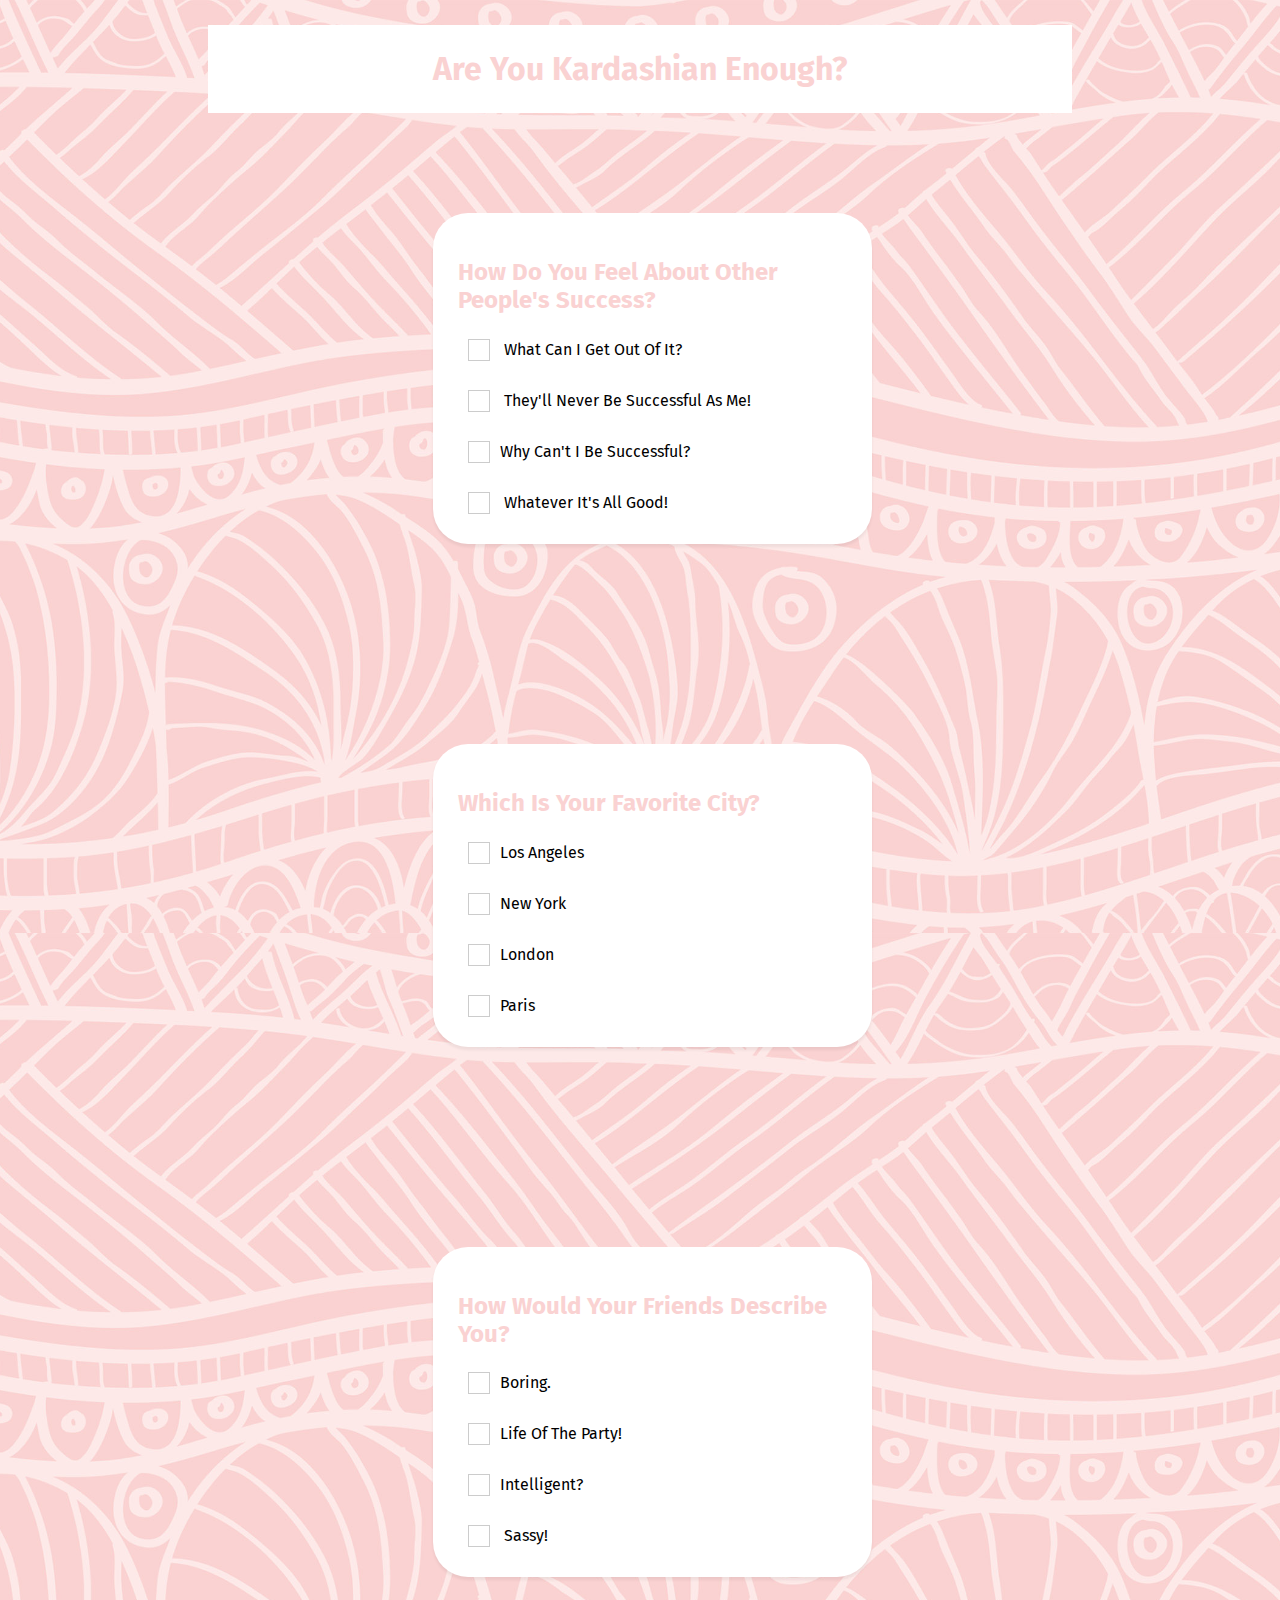
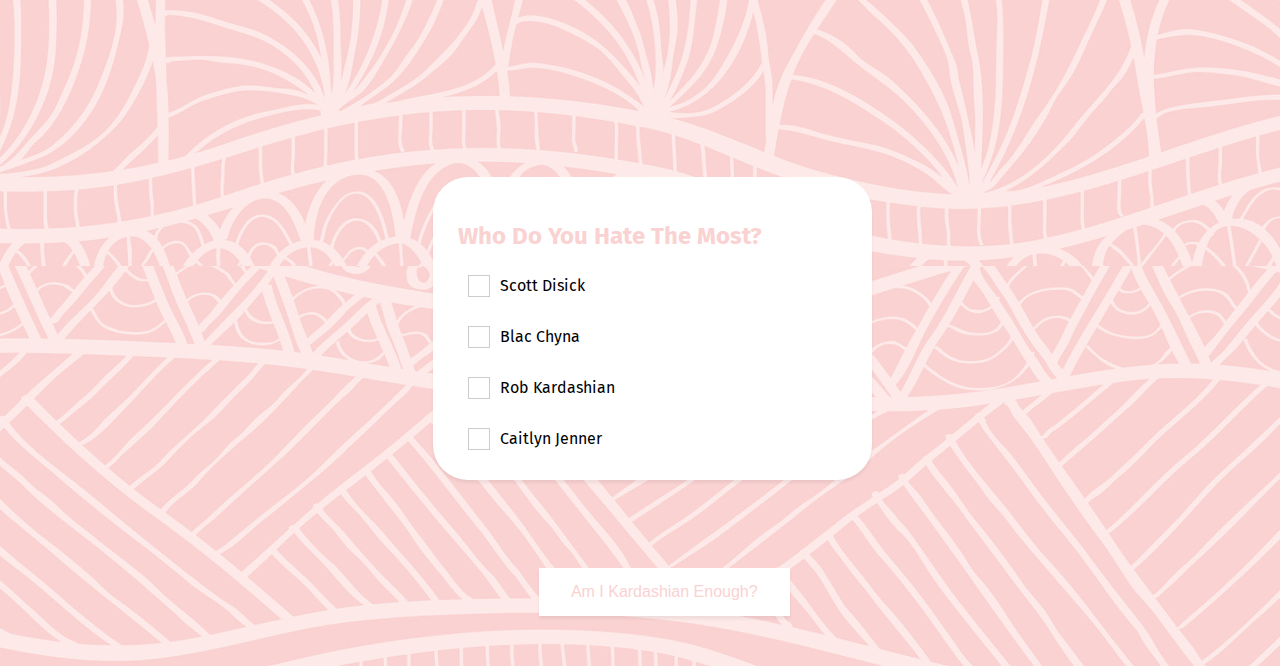
<file: index.html>
<!DOCTYPE HTML>
<html>
	<head>
		<link rel="stylesheet" type="text/css" href="style.css">
		<link href="https://fonts.googleapis.com/css?family=Fira+Sans" rel="stylesheet">
		<script src="https://ajax.googleapis.com/ajax/libs/jquery/3.3.1/jquery.min.js"></script>
		<title>Kardashian Quiz</title>
		<link rel="icon" type="image/png" href="kardashian.jpg">
	</head>
	<body>
		<h1 id="title">Are You Kardashian Enough?</h1>
		<div class = "successQ">
			<h2>How Do You Feel About Other People's Success?</h2>
			<label>
			<input type="radio" id="canI" name="success">
			<span> What Can I Get Out Of It?</span>
		  </label>
      <br></br>
			<label>
			<input type="radio" id="asMe" name="success">
			<span> They'll Never Be Successful As Me!</span>
		  </label>
      <br></br>
      <label>
			<input type="radio" id="cantI" name="success">
			<span>Why Can't I Be Successful?</span>
		  </label>
      <br></br>
			<label>
			<input type="radio" id="allGood" name="success">
			<span> Whatever It's All Good!</span>
		 </label>
   </div>

	 <div class = "cityQ">
	 	<h2>Which Is Your Favorite City?</h2>
		<label>
	 	<input type="radio" id="LosAngeles" name="favCity">
		<span>Los Angeles</span>
	  </label>
	 	<br></br>
		<label>
	 	<input type="radio" id="NewYork" name="favCity">
		<span>New York</span>
	  </label>
	 	<br></br>
		<label>
	 	<input type="radio" id="London" name="favCity">
		<span>London</span>
  	</label>
	 	<br></br>
		<label>
	 	<input type="radio" id="Paris" name="favCity">
		<span>Paris</span>
	  </label>
	 </div>

	 <div class = "friendsQ">
	 	<h2>How Would Your Friends Describe You?</h2>
		<label>
	 	<input type="radio" id="Boring" name="friends">
		<span>Boring.</span>
	  </label>
	 	<br></br>
		<label>
	 	<input type="radio" id="lifeParty" name="friends">
		<span>Life Of The Party!</span>
	  </label>
	 	<br></br>
		<label>
	 	<input type="radio" id="Intelligent" name="friends">
		<span>Intelligent?</span>
	  </label>
	 	<br></br>
		<label>
	 	<input type="radio" id="Sassy" name="friends">
		<span> Sassy! </span>
	  </label>
	</div>

	<div class = "hateQ">
	 <h2>Who Do You Hate The Most?</h2>
	 <label>
	 <input type="radio" id="Scott" name="hate">
	 <span>Scott Disick</span>
   </label>
	 <br></br>
	 <label>
	 <input type="radio" id="Blac" name="hate">
	 <span>Blac Chyna</span>
   </label>
	 <br></br>
	 <label>
	 <input type="radio" id="Rob" name="hate">
	 <span>Rob Kardashian</span>
   </label>
	 <br></br>
	 <label>
	 <input type="radio" id="Caitlyn" name="hate">
	 <span>Caitlyn Jenner</span>
   </label>
	</div>
<br></br>
<script src="script.js"></script>
<button type="button" class="button"><span>Am I Kardashian Enough?</span></button>
	</body>
</html>
</file>
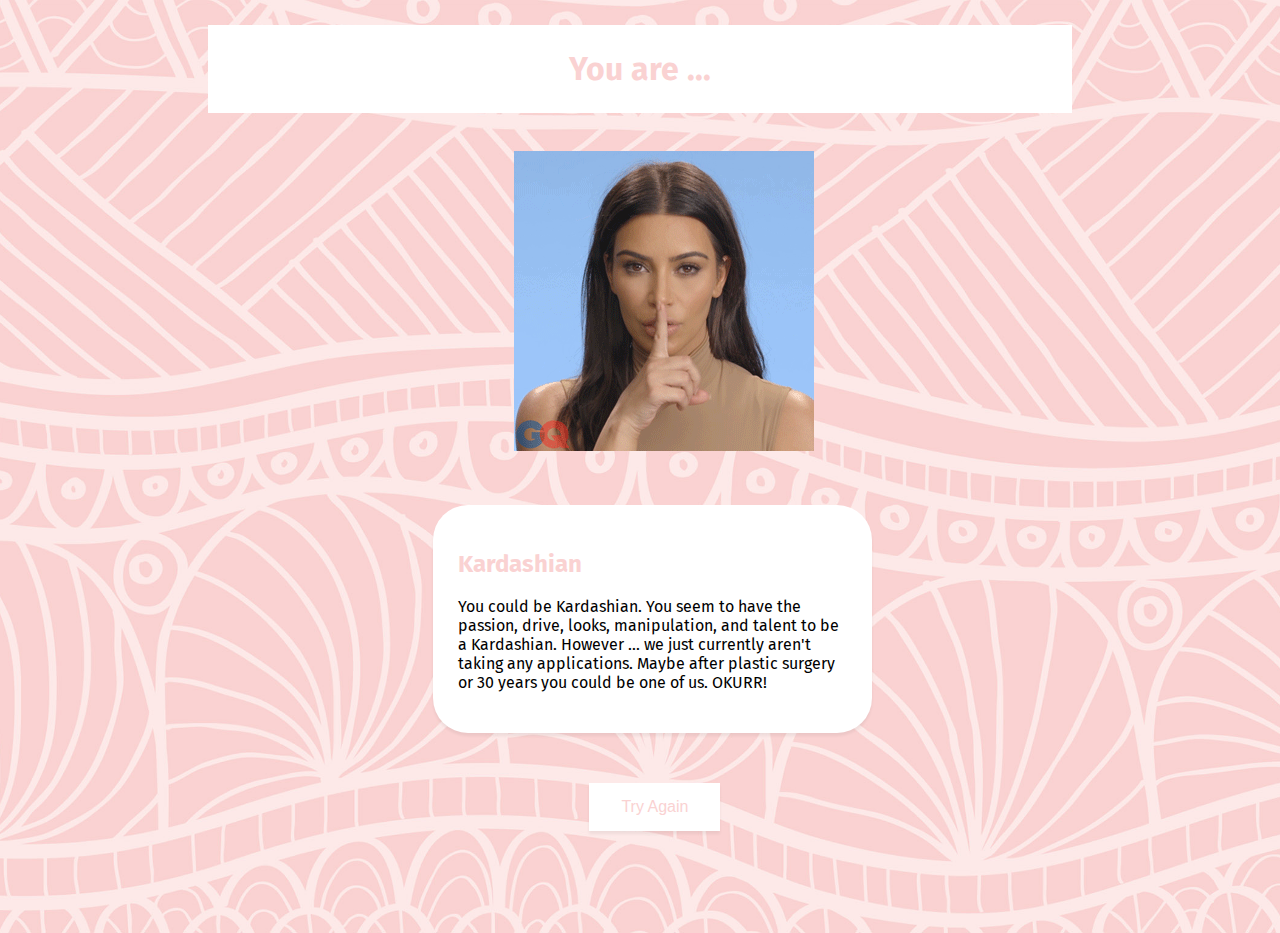
<file: Kardashian.html>
<!DOCTYPE html>
<html>
<head>
<link href="https://fonts.googleapis.com/css?family=Fira+Sans" rel="stylesheet">
<script src="https://ajax.googleapis.com/ajax/libs/jquery/3.3.1/jquery.min.js"></script>
<link rel="stylesheet" type="text/css" href="NavStyle.css">
<title>Kardashian Quiz</title>
<link rel="icon" type="image/png" href="kardashian.jpg">
</head>
<body>
<h1 id="title">You are ...</h1>
<img src="IsKardashian.gif">
<div class="Kardashian">
  <h2>Kardashian</h2>
  <p>
    You could be Kardashian. You seem to have the passion, drive, looks,
    manipulation, and talent to be a Kardashian. However ... we just currently
    aren't taking any applications. Maybe after plastic surgery or 30 years you could
    be one of us. OKURR!
  </p>
</div>
<script src="script1.js"></script>
<button type="button" class="button1"><span>Try Again</span></button>
</body>
</html>
</file>
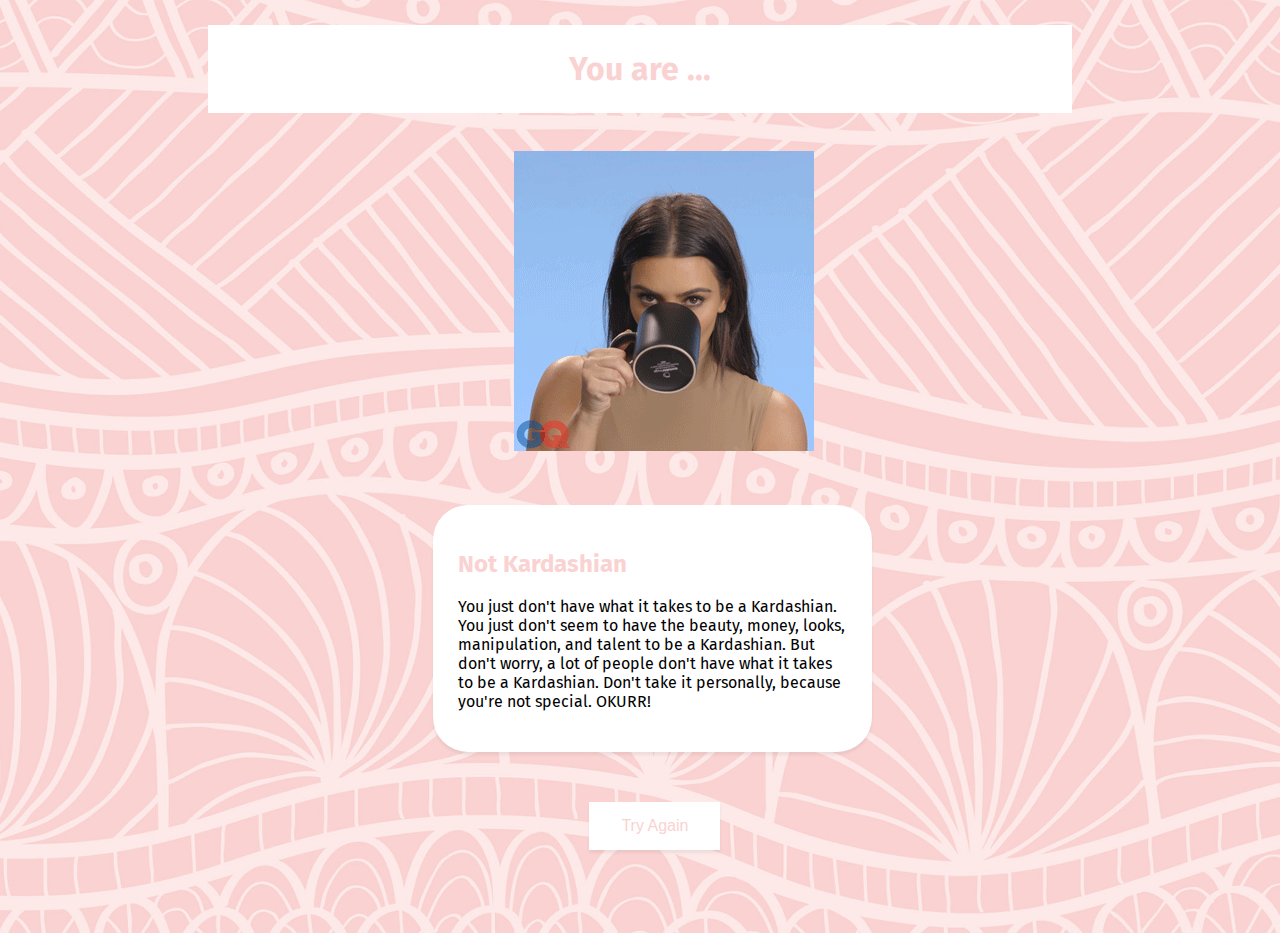
<file: NonKardashian.html>
<!DOCTYPE html>
<html>
<head>
<link href="https://fonts.googleapis.com/css?family=Fira+Sans" rel="stylesheet">
<script src="https://ajax.googleapis.com/ajax/libs/jquery/3.3.1/jquery.min.js"></script>
<link rel="stylesheet" type="text/css" href="NavStyle.css">
<title>Kardashian Quiz</title>
<link rel="icon" type="image/png" href="kardashian.jpg">
</head>
<body>
<h1 id="title">You are ...</h1>
<img src="NotKardashian.gif">
<div class="Kardashian">
  <h2> Not Kardashian </h2>
  <p>
    You just don't have what it takes to be a Kardashian. You just don't seem to have the beauty, money, looks,
    manipulation, and talent to be a Kardashian. But don't worry, a lot of people don't have what it takes to be a Kardashian.
    Don't take it personally, because you're not special. OKURR!
  </p>
</div>
<script src="script1.js"></script>
<button type="button" class="button1"><span>Try Again</span></button>
</body>
</html>
</file>
<file: style.css>
body {
  background-image: url("./DripIMG.jpg");
  height: 100vh;
  background-size: cover;
  background-position: center;
  font-family: 'Fira Sans', sans-serif;
}

#title {
  background-color: #ffffff;
  color: #FAD2D2;
  text-align: center;
  margin: 25px 200px;
  padding-top: 25px;
  padding-bottom: 25px;
}

.successQ {
  background-color: #ffffff;
  box-shadow: 0 3px 3px 0   rgba(0,0,0,0.06);
  border-color: rgba(0,0,0,0.06)
  align-content: center;
  margin-left: 425px;
  margin-top: 100px;
  margin-right: 400px;
  padding-top: 25px;
  padding-bottom: 25px;
  padding-left: 25px;
  padding-right: 25px;
  border-radius: 35px;
}

.successQ h2{
  color: #FAD2D2;
  box-shadow: 10px 10px #ffffff;
  border-color:inherit;
}

.cityQ {
  background-color: #ffffff;
  box-shadow: 0 3px 3px 0 rgba(0,0,0,0.06);
  border-color: rgba(0,0,0,0.06)
  text-align: left;
  margin-left: 425px;
  margin-top: 200px;
  margin-right: 400px;
  padding-top: 25px;
  padding-bottom: 25px;
  padding-left: 25px;
  padding-right: 25px;
  border-radius: 35px;
}

.cityQ h2{
  color: #FAD2D2;
  box-shadow: 10px 10px #ffffff;
  border-color:inherit;
}

.friendsQ {
  background-color: #ffffff;
  box-shadow: 0 3px 3px 0 rgba(0,0,0,0.06);
  border-color: rgba(0,0,0,0.06)
  text-align: left;
  margin-left: 425px;
  margin-top: 200px;
  margin-right: 400px;
  padding-top: 25px;
  padding-bottom: 25px;
  padding-left: 25px;
  padding-right: 25px;
  border-radius: 35px;
}

.friendsQ h2 {
  color: #FAD2D2;
  box-shadow: 10px 10px #ffffff;
  border-color:inherit;
}

.hateQ {
  background-color: #ffffff;
  box-shadow: 0 3px 3px 0 rgba(0,0,0,0.06);
  border-color: rgba(0,0,0,0.06)
  text-align: left;
  margin-left: 425px;
  margin-top: 200px;
  margin-right: 400px;
  padding-top: 25px;
  padding-bottom: 25px;
  padding-left: 25px;
  padding-right: 25px;
  border-radius: 35px;
}

.hateQ h2 {
  color: #FAD2D2;
  box-shadow: 10px 10px #ffffff;
  border-color:inherit;
}

.button {
 background-color: #ffffff; /* Green */
 border: none;
 color: #FAD2D2;
 padding: 15px 32px;
 text-align: center;
 text-decoration: none;
 display: inline-block;
 font-size: 16px;
 box-shadow: 0 3px 3px 0 rgba(0,0,0,0.06);
 margin-left: 42%;
 margin-top: 50px;
 margin-bottom: 50px;
}



.button span {
  cursor: pointer;
  display: inline-block;
  position: relative;
  transition: 0.5s;
}

.button span:after {
  content: '\00bb';
  position: absolute;
  opacity: 0;
  top: 0;
  right: -20px;
  transition: 0.5s;
}

.button:hover span {
  padding-right: 25px;
}

.button:hover span:after {
  opacity: 1;
  right: 0;
}

input {
  display: none;
}

label {
  display: inline-block;
  padding: 5px 10px;
  cursor: pointer;
}

label span {
  position: relative;
  line-height: 22px;
}

label span:before,
label span:after {
  content: '';
}

label span:before {
  border: 1px solid #ccc;
  width: 20px;
  height: 20px;
  margin-right: 10px;
  display: inline-block;
  vertical-align: top;
}

label span:after {
  background: #FAD2D2;
  width: 14px;
  height: 14px;
  position: absolute;
  top: 3px;
  left: 4px;
  transition: 300ms;
  opacity: 0;
}

label input:checked+span:after {
  opacity: 1;
}
</file>
<file: NavStyle.css>
body {
  background-image: url("./DripIMG.jpg");
  height: 100vh;
  background-size: cover;
  background-position: center;
  font-family: 'Fira Sans', sans-serif;
}

img {
  margin-left: 40%;
  margin-top: 1%
}

#title {
  background-color: #ffffff;
  color: #FAD2D2;
  text-align: center;
  margin: 25px 200px;
  padding-top: 25px;
  padding-bottom: 25px;
}
.Kardashian {
  background-color: #ffffff;
  box-shadow: 0 3px 3px 0   rgba(0,0,0,0.06);
  border-color: rgba(0,0,0,0.06);
  align-content: center;
  margin-left: 425px;
  margin-top: 50px;
  margin-right: 400px;
  padding-top: 25px;
  padding-bottom: 25px;
  padding-left: 25px;
  padding-right: 25px;
  border-radius: 35px;
}

.Kardashian h2{
  color: #FAD2D2;
  box-shadow: 10px 10px #ffffff;
  border-color:inherit;
}

.button1 {
 background-color: #ffffff; /* Green */
 border: none;
 color: #FAD2D2;
 padding: 15px 32px;
 text-align: center;
 text-decoration: none;
 display: inline-block;
 font-size: 16px;
 box-shadow: 0 3px 3px 0 rgba(0,0,0,0.06);
 margin-left: 46%;
 margin-top: 50px;
 margin-bottom: 50px;
}

.button1 span {
  cursor: pointer;
  display: inline-block;
  position: relative;
  transition: 0.5s;
}

.button1 span:after {
  content: '\00bb';
  position: absolute;
  opacity: 0;
  top: 0;
  right: -20px;
  transition: 0.5s;
}

.button1:hover span {
  padding-right: 25px;
}

.button1:hover span:after {
  opacity: 1;
  right: 0;
}

input {
  display: none;
}

label {
  display: inline-block;
  padding: 5px 10px;
  cursor: pointer;
}

label span {
  position: relative;
  line-height: 22px;
}

label span:before,
label span:after {
  content: '';
}

label span:before {
  border: 1px solid #ccc;
  width: 20px;
  height: 20px;
  margin-right: 10px;
  display: inline-block;
  vertical-align: top;
}

label span:after {
  background: #FAD2D2;
  width: 14px;
  height: 14px;
  position: absolute;
  top: 3px;
  left: 4px;
  transition: 300ms;
  opacity: 0;
}

label input:checked+span:after {
  opacity: 1;
}
</file>
